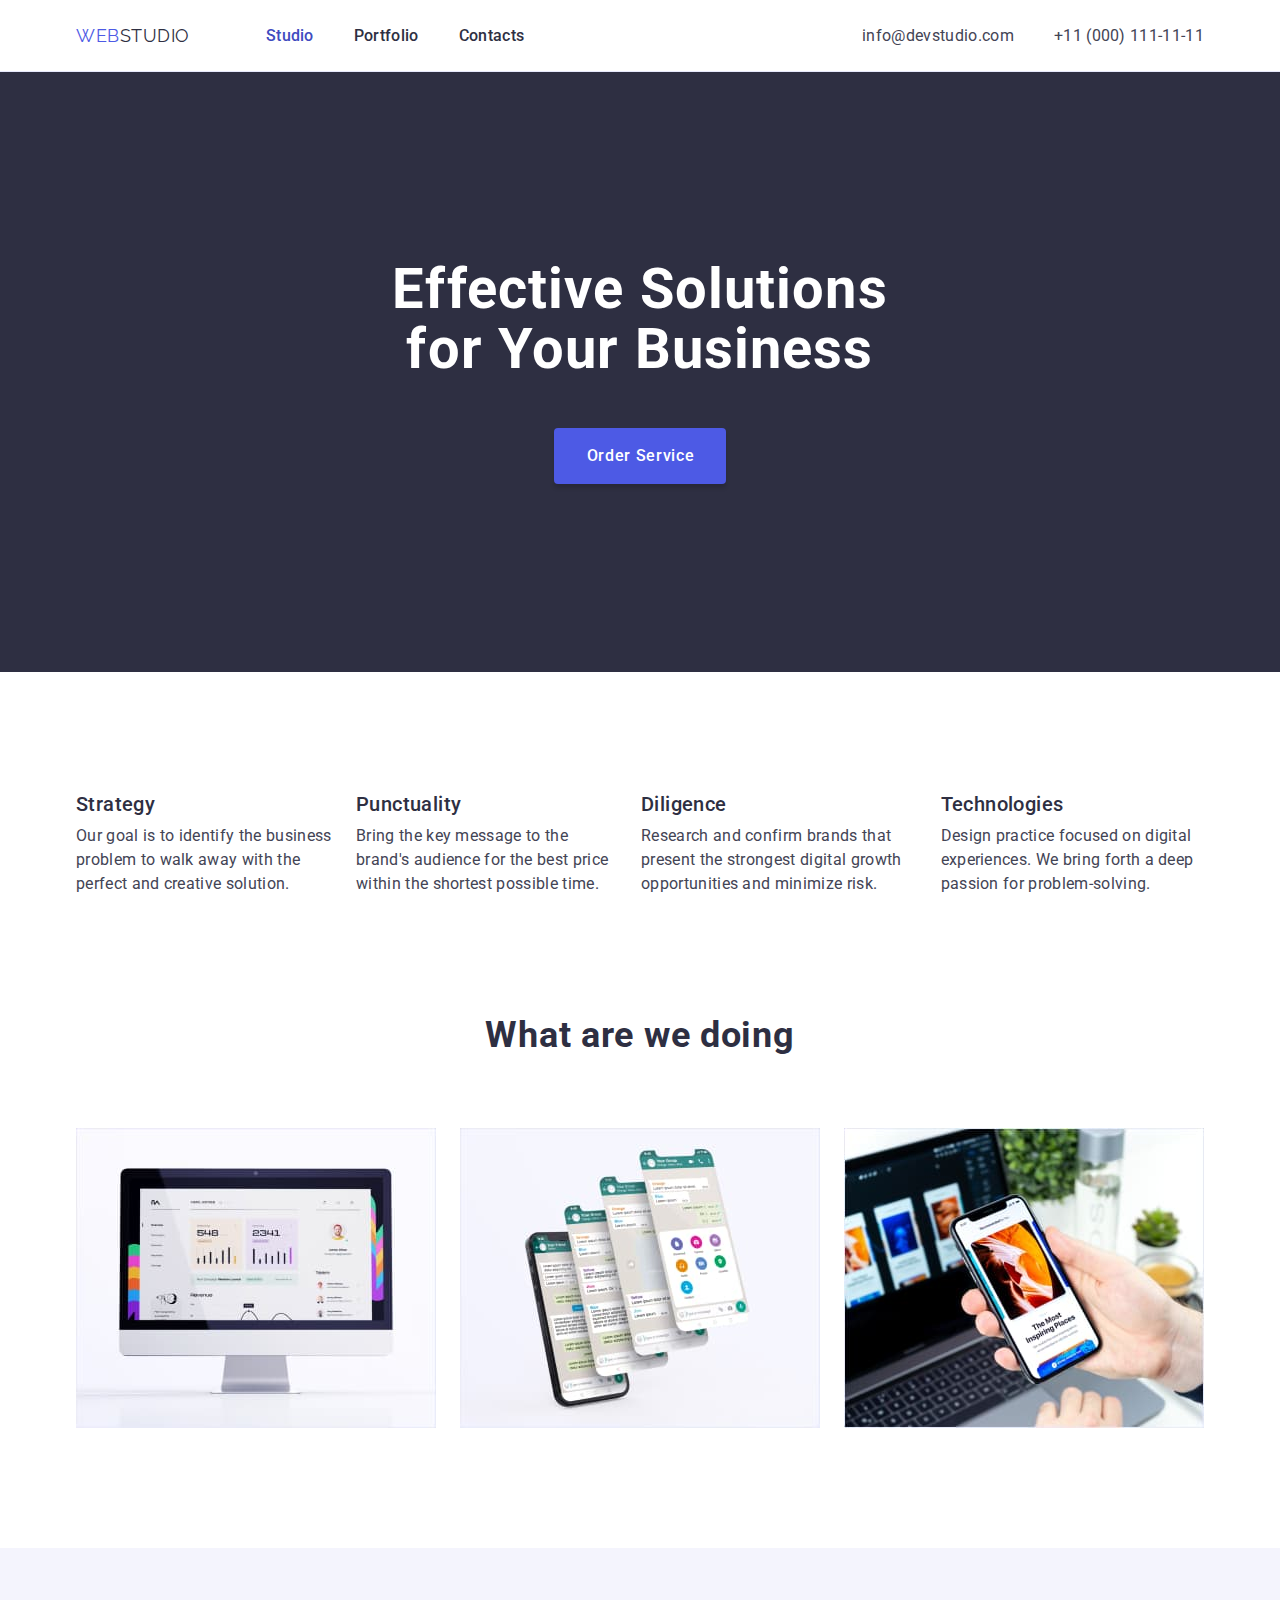
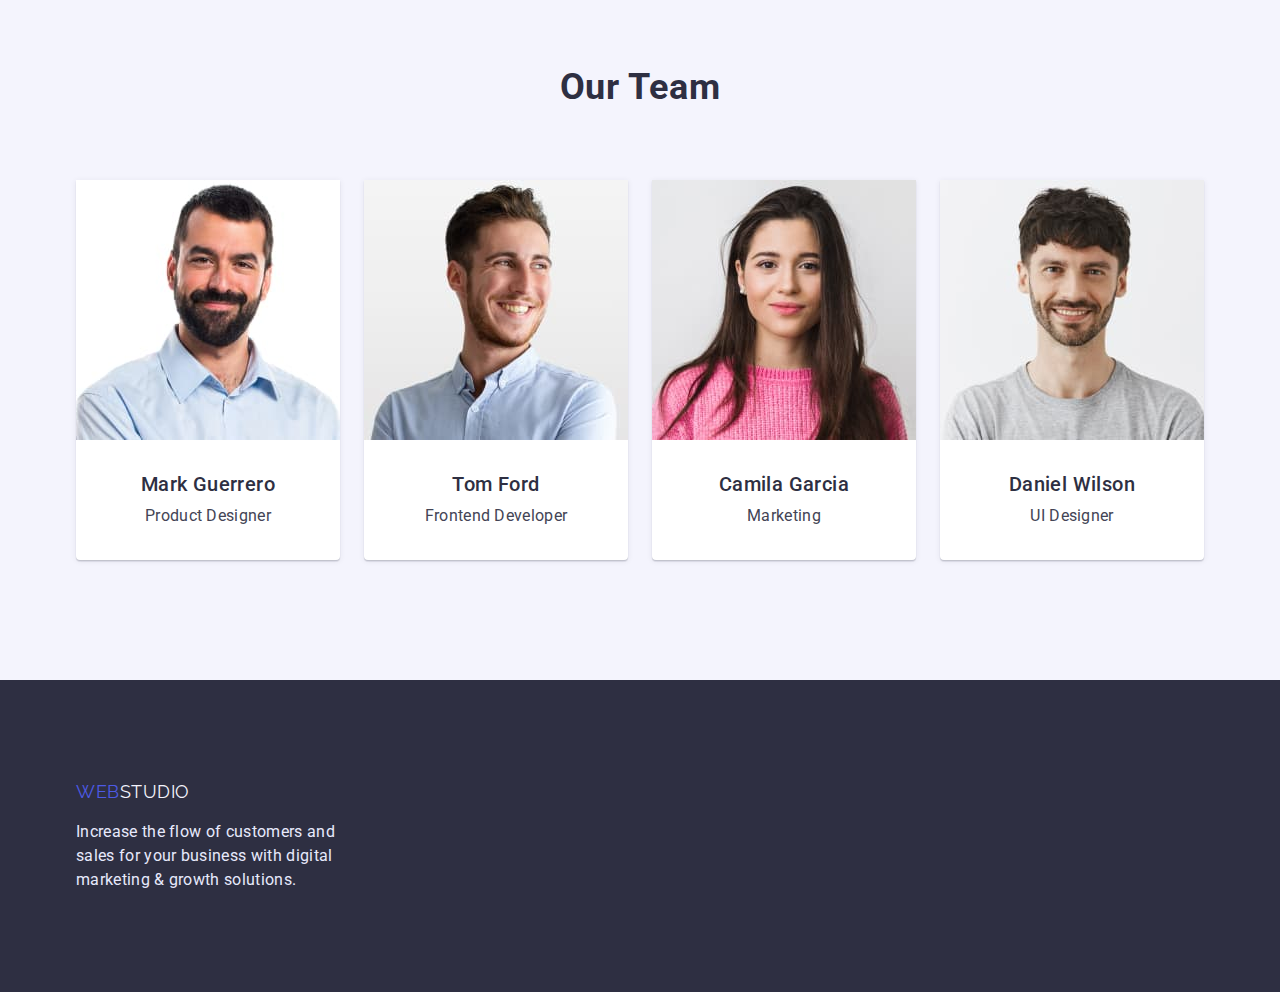
<file: index.html>
<!DOCTYPE html>
<html lang="en">
  <head>
    <meta charset="UTF-8" />
    <meta http-equiv="X-UA-Compatible" content="IE=edge" />
    <meta name="viewport" content="width=device-width, initial-scale=1.0" />
    <title>Document</title>
    <link rel="stylesheet" href="https://cdn.jsdelivr.net/npm/modern-normalize@1.1.0/modern-normalize.min.css">
    <link rel="preconnect" href="https://fonts.googleapis.com" />
    <link rel="preconnect" href="https://fonts.gstatic.com" crossorigin />
    <link rel="preconnect" href="https://fonts.googleapis.com" />
    <link rel="preconnect" href="https://fonts.gstatic.com" crossorigin />
    <link
      href="https://fonts.googleapis.com/css2?family=Raleway:wght@800&family=Roboto:wght@400;500;700;900&display=swap"
      rel="stylesheet"
    />
    <link rel="stylesheet" href="./css/styles.css" />
  </head>
  <body>
    <!-- header navigation and contakts -->
    <header class="header">
      
    <div class="container header-container">
      
        <nav class="header-nav">
          <div class="header-logo">
          <a href="index.html" class="logo">
            <span class="logo1">WEB</span>STUDIO
          </a></div>
          
            <ul class="site-nav list">
              <li class="site-nav-linc"><a href="index.html" class="site-link link current">Studio</a></li>
              <li class="site-nav-linc"><a href="./portfolio.html" class="site-link link">Portfolio</a></li>
              <li class="site-nav-linc"><a href="" class="site-link link">Contacts</a></li>
            </ul>
        </nav>     
        <ul class="con-nav list">
          <li>
            <a href="mailto:info@devstudio.com" class="contacts con-mailo">info@devstudio.com</a>
          </li>
          <li>
            <a href="tel:+110001111111" class="contacts con-tel">+11 (000) 111-11-11</a>
    </div>  
    </header>
    <main>
      <!-- Hero -->
      <section class="hero">
        <div class="container">
            <h1 class="hero-title">Effective Solutions for Your Business</h1>
          <button type="button" class="servise-button">Order Service</button>
        </div>
      </section>

          <!-- About us -->
          <section class="about-us-container">
            
            <div class="container ">
            <h2 class="visually-hidden">About us</h2>
            <ul class="list about-us-ul">
              <li class="about-us-list">
                <h3 class="section-priveleges">Strategy</h3>
                <p class="section-text">
                  Our goal is to identify the business problem to walk away with the
                  perfect and creative solution.
                </p>
              </li>
              <li class="about-us-list">
                <h3 class="section-priveleges">Punctuality</h3>
                <p class="section-text">
                  Bring the key message to the brand's audience for the best price
                  within the shortest possible time.
                </p>
              </li>
              <li class="about-us-list">
                <h3 class="section-priveleges">Diligence</h3>
                <p class="section-text">
                  Research and confirm brands that present the strongest digital
                  growth opportunities and minimize risk.
                </p>
              </li>
              <li class="about-us-list">
                <h3 class="section-priveleges">Technologies</h3>
                <p class="section-text">
                  Design practice focused on digital experiences. We bring forth a
                  deep passion for problem-solving.
                </p>
              </li>
            </ul>
            </div>
        </section>
      <!-- What are we doing -->
      <section class="responsibilities">
        <div class="container">
          <h2 class="responsibilities-title">What are we doing</h2>
          <ul class="list responsibilities-list">
            <li>
              <img src="./images/section1/img1.jpg" alt="Rectangle 71"/>
            </li>
            <li>
              <img src="./images/section1/img2.jpg" alt="Rectangle 71"/>
            </li>
            <li>
              <img src="./images/section1/img3.jpg" alt="Rectangle 71"/>
            </li>
          </ul>
        </div>
      </section>
      <!-- Team -->
      <section class="team">
       <div class="container team-container"> 
        <h2 class="second-title">Our Team</h2>
        
        <ul class="list container-team  ">
          <li class="team-list">
            <img src="./images/team/teamcard1.jpg" alt="Team Card 1"/>
            <div class="team-paragraph">
              <h3 class="team-title">Mark Guerrero</h3>
              <p class="paragraph-title">Product Designer</p>
            </div>
          </li>
          <li class="team-list">
            <img src="./images/team/TeamCard2.jpg" alt="Team Card 1"/>
            <div class="team-paragraph">
              <h3 class="team-title">Tom Ford</h3>
              <p class="paragraph-title">Frontend Developer</p>
            </div>
          </li>
          <li class="team-list">
            <img src="./images/team/TeamCard3.jpg" alt="Team Card 1"/>
            <div class="team-paragraph">
              <h3 class="team-title">Camila Garcia</h3>
              <p class="paragraph-title">Marketing</p>
            </div>
          </li>
          <li class="team-list">
            <img src="./images/team/TeamCard4.jpg" alt="Team Card 1"/>
            <div class="team-paragraph">
              <h3 class="team-title">Daniel Wilson</h3>
              <p class="paragraph-title">UI Designer</p>
            </div>
          </li>
        </ul>
       </div>
      </section>
    </main>
    <!-- footer -->
    <footer>
      <div class="container">
        
          <a href="index.html" class="logo footer-link">
              <span class="logo1">WEB</span><span class="logo-f">STUDIO</span>
          </a>
          <p class="footer-title">
            Increase the flow of customers and sales for your business with digital
            marketing & growth solutions.
          </p>
        
      </div>
    </footer>
  </body>
</html>
</file>
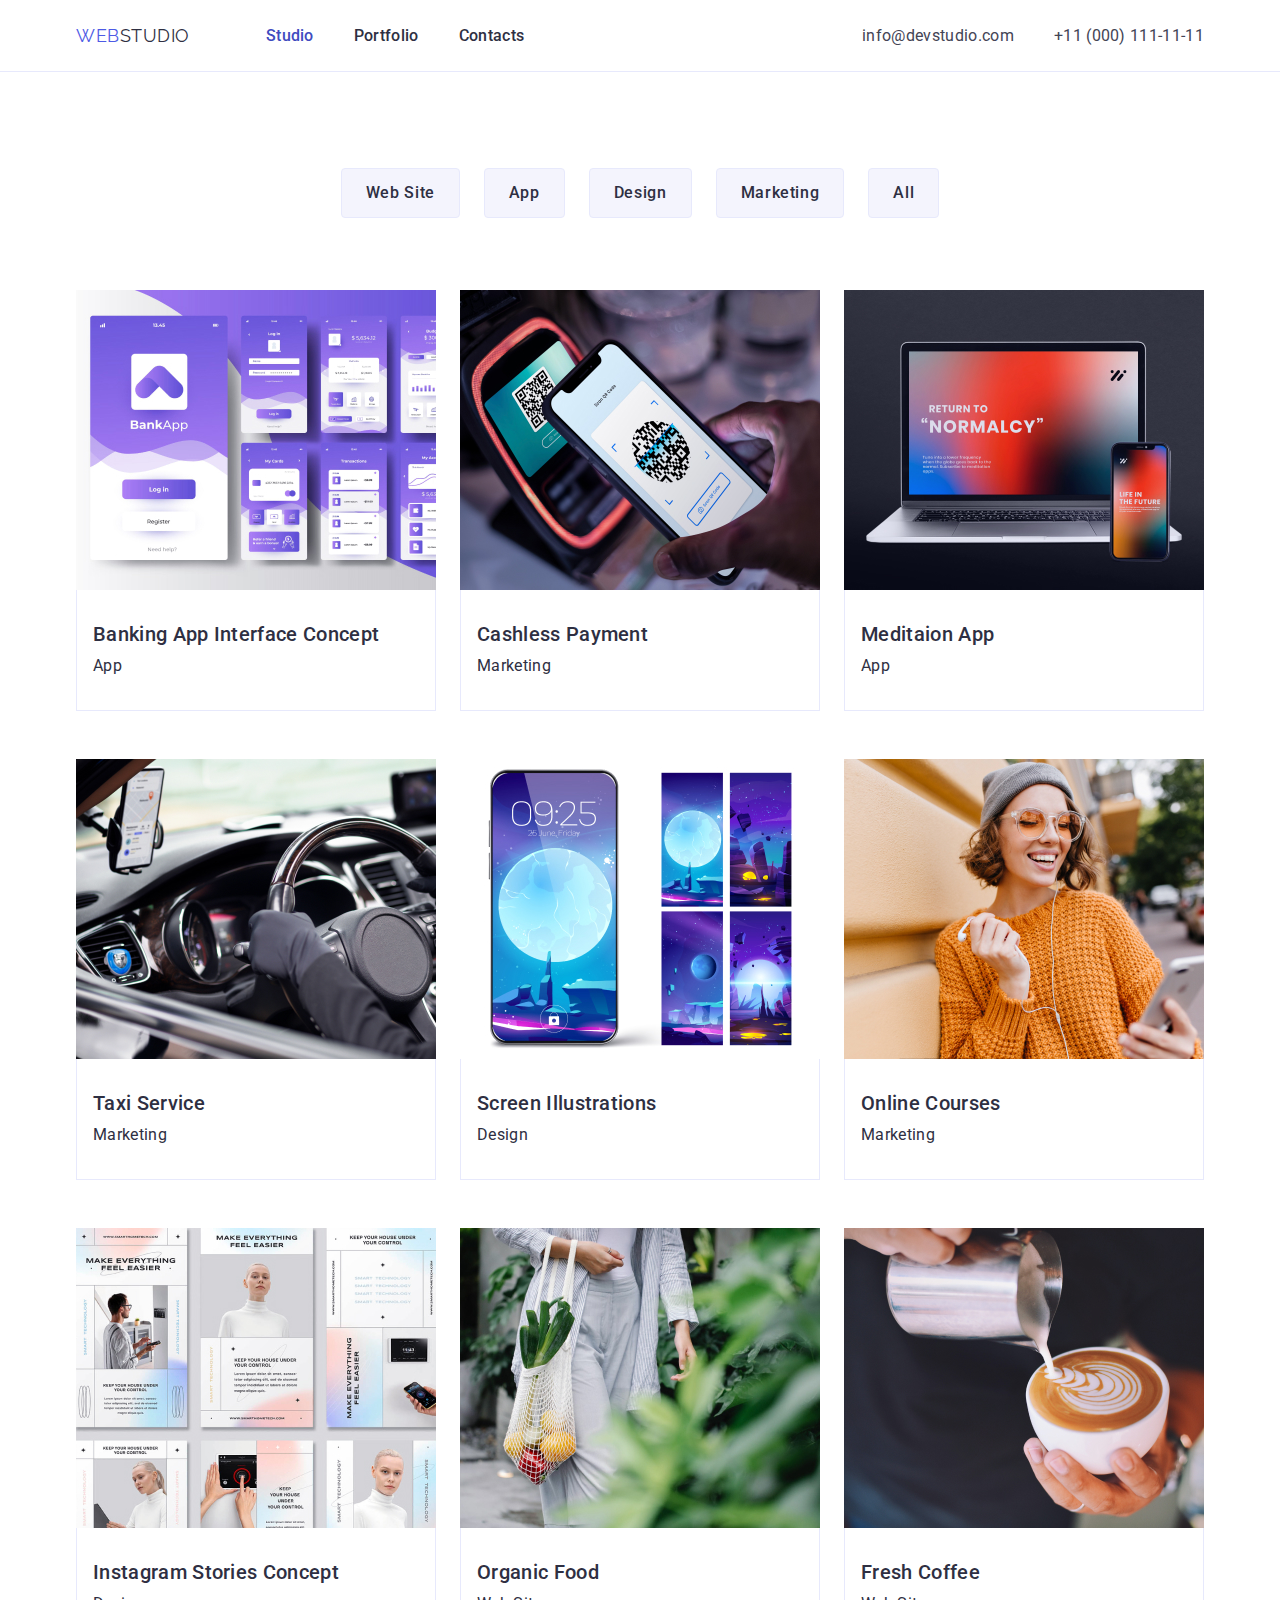
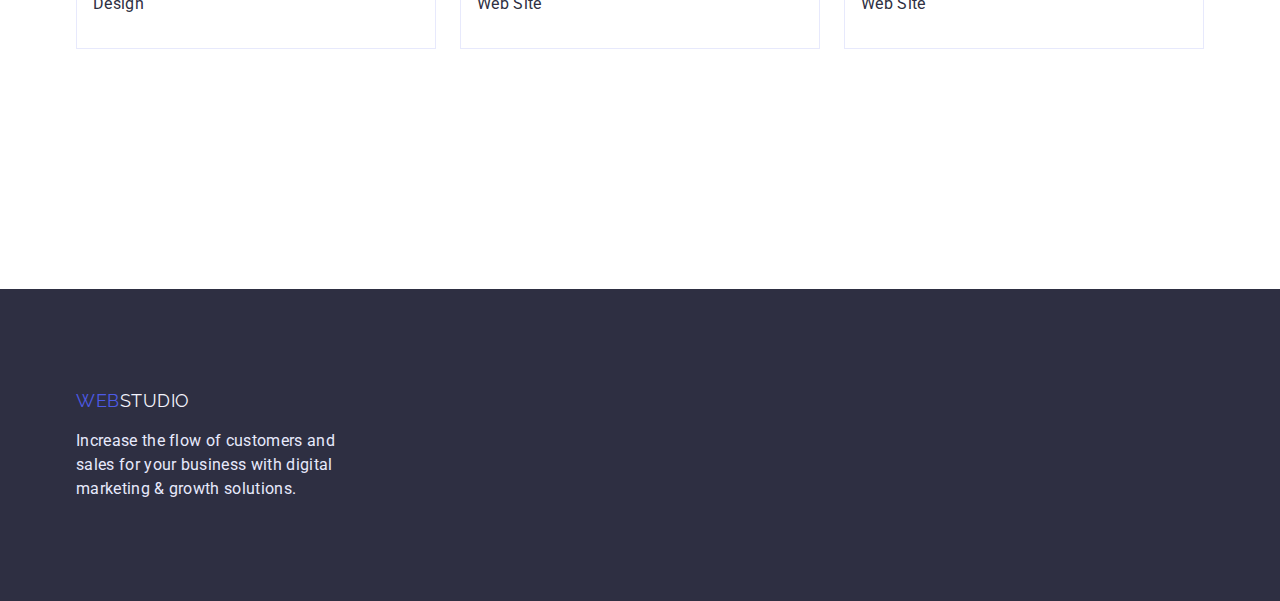
<file: portfolio.html>
<!DOCTYPE html>
<html lang="en">

<head>
  <meta charset="UTF-8" />
  <meta http-equiv="X-UA-Compatible" content="IE=edge" />
  <meta name="viewport" content="width=device-width, initial-scale=1.0" />
  <title>Document</title>
  <link rel="stylesheet" href="https://cdn.jsdelivr.net/npm/modern-normalize@1.1.0/modern-normalize.min.css">
  <link rel="preconnect" href="https://fonts.googleapis.com" />
  <link rel="preconnect" href="https://fonts.gstatic.com" crossorigin />
  <link rel="preconnect" href="https://fonts.googleapis.com" />
  <link rel="preconnect" href="https://fonts.gstatic.com" crossorigin />
  <link href="https://fonts.googleapis.com/css2?family=Raleway:wght@800&family=Roboto:wght@400;500;700;900&display=swap"
    rel="stylesheet" />
  <link rel="stylesheet" href="./css/styles.css" />
</head>

<body>
  <!-- header navigation and contakts -->
  <header class="header">
  
    <div class="container header-container">
  
      <nav class="header-nav">
        <div class="header-logo">
          <a href="index.html" class="logo">
            <span class="logo1">WEB</span>STUDIO
          </a>
        </div>
  
        <ul class="site-nav list">
          <li class="site-nav-linc"><a href="index.html" class="site-link link current">Studio</a></li>
          <li class="site-nav-linc"><a href="./portfolio.html" class="site-link link">Portfolio</a></li>
          <li class="site-nav-linc"><a href="" class="site-link link">Contacts</a></li>
        </ul>
      </nav>
      <ul class="con-nav list">
        <li>
          <a href="mailto:info@devstudio.com" class="contacts con-mailo">info@devstudio.com</a>
        </li>
        <li>
          <a href="tel:+110001111111" class="contacts con-tel">+11 (000) 111-11-11</a>
    </div>
  </header>
    <main>
      <!-- Navigations -->

      <section class="navi">
        <div class="container">
          <h1 class="visually-hidden">Portfolio</h1>
          <ul class="list class-button">
            <li><button type="button" class="button-list">Web Site</button></li>
            <li><button type="button" class="button-list">App</button></li>
            <li><button type="button" class="button-list">Design</button></li>
            <li><button type="button" class="button-list">Marketing</button></li>
            <li><button type="button" class="button-list">All</button></li>
          </ul>
          <!-- Portfolio -->
          <ul class="list portfolio-list">
            <li class="portfolio-item">
              <img
                src="./images/portfolio/bankingapp.jpg"
                alt="Banking App Interface Concept"
              />
              <div class="portfolio-title">
                <h2 class="portfolio-title-list">Banking App Interface Concept</h2>
                <p class="servises">App</p>
              </div>
            </li>
            <li class="portfolio-item">
              <img
                src="./images/portfolio/cashlesspayment.jpg"
                alt="Cashless Payment"
              />
              <div class="portfolio-title">
                <h2 class="portfolio-title-list">Cashless Payment</h2>
                <p class="servises">Marketing</p>
              </div>
            </li>
            <li class="portfolio-item">
              <img
                src="./images/portfolio/meditaionapp.jpg"
                alt="Meditaion App"
              />
              <div class="portfolio-title">
                <h2 class="portfolio-title-list">Meditaion App</h2>
                <p class="servises">App</p>
              </div>
            </li>
            <li class="portfolio-item">
              <img
                src="./images/portfolio/taxiservice.jpg"
                alt="Taxi Service"
              />
              <div class="portfolio-title">
                <h2 class="portfolio-title-list">Taxi Service</h2>
                <p class="servises">Marketing</p>
              </div>
            </li>
            <li class="portfolio-item">
              <img
                src="./images/portfolio/screenillustrations.jpg"
                alt="Screen Illustrations"
              />
              <div class="portfolio-title">
                <h2 class="portfolio-title-list">Screen Illustrations</h2>
                <p class="servises">Design</p>
              </div>
            </li>
            <li class="portfolio-item">
              <img
                src="./images/portfolio/onlinecourses.jpg"
                alt="Online Courses"
              />
              <div class="portfolio-title">
                <h2 class="portfolio-title-list">Online Courses</h2>
                <p class="servises">Marketing</p>
              </div>
            </li>
            <li class="portfolio-item">
              <img
                src="./images/portfolio/instagramstoriesconcept.jpg"
                alt="Instagram Stories Concept"
              />
              <div class="portfolio-title">
                <h2 class="portfolio-title-list">Instagram Stories Concept</h2>
                <p class="servises">Design</p>
              </div>
            </li>
            <li class="portfolio-item">
              <img
                src="./images/portfolio/organicfood.jpg"
                alt="Organic Food"
              />
              <div class="portfolio-title">
                <h2 class="portfolio-title-list">Organic Food</h2>
                <p class="servises">Web Site</p>
              </div>
            </li>
            <li class="portfolio-item">
              <img
                src="./images/portfolio/freshcoffee.jpg"
                alt="Fresh Coffee"
              />
              <div class="portfolio-title">
                <h2 class="portfolio-title-list">Fresh Coffee</h2>
                <p class="servises">Web Site</p>
              </div>
            </li>
          </ul>
        </div>
      </section>
    </main>
    <!-- footer -->
    <footer class="footer">
      <div class="container">
        <div class=" footer-link">
          <a href="index.html" class="logo">
            <span class="logo1">WEB</span><span class="logo-f">STUDIO</span>
          </a>
        </div>
        <p class="footer-title">
          Increase the flow of customers and sales for your business with digital
          marketing & growth solutions.
        </p>
      </div>
    </footer>
  </body>
</html>
</file>
<file: css/styles.css>
:root {
    --title-text-color: #2E2F42;
    --paragraph-text-color: #434455;
    --color-tex-blue: #4D5AE5;
    --hover-color: #404BBF;
    --light-color:#fff;
    --light-bgc-color: #F4F4FD;
}


/* Reset browser styles */

h1,
h2,
h3,
h4,
p {
    margin-top: 0;
    margin-bottom: 0;
}
 
ul,
ol {
    margin-top: 0;
    margin-bottom: 0;
    padding-left: 0;
}

img {
    display: block;
}

.list {
    list-style: none;
}

.link {
    text-decoration: none;
}

button {
    cursor: pointer;
}

.container {
    width: 1158px;
    margin-left: auto;
    margin-right: auto;
    padding-left: 15px;
    padding-right: 15px;
}

/* --- Body ----- */

body {
    color: var(--title-text-color);
    background-color: var(--light-color);
    font-family: Roboto, sans-serif;
    letter-spacing: 0.02em;
}


.visually-hidden {
position: absolute;
width: 1px;
height: 1px;
margin: -1px;
border: 0;
padding: 0;
white-space: nowrap;
clip-path: inset(100%);
clip: rect(0 0 0 0);
overflow: hidden;
}



/*------------ logo ------------*/

.logo {
    color: var(--title-text-color);
    font-family: Raleway, cursive;
    font-size: 18px;
    line-height: 1.33;
    letter-spacing: 0.03em;
    text-decoration: none;
    
}
.logo:hover, 
.logo:focus {
    color: var(--color-tex-blue);
}
.logo1 {
    color: var(--color-tex-blue);
}
.logo-f {
    color: var(--light-bgc-color);
}
.logo-f:hover,
.logo-f:focus {
    color:var(--color-tex-blue);
}

/* ------------site nav -------------*/

.site-link {
    color: var(--title-text-color);
    font-weight: 500;
    font-size: 16px;
    line-height: 1.5;
    
    }



.site-link:hover, 
.site-link:focus {
    color:var(--color-tex-blue);

}
.current {
    color: var(--hover-color);
}

/*------------- header nav ------------*/

header {
    border-bottom: 1px solid#E7E9FC
}

.header-container {

    display: flex;
    align-items: center;
    justify-content: flex-start;
     
     
}

/* -------header nav--------- */

.header-logo {
display: flex;
margin-right: 76px;
}


.header-nav {
    display: flex;
    align-items: center;
    
}
 
.site-nav {
    display: flex;
    align-items: center;
    gap: 40px;
    padding-top: 24px;
        padding-bottom: 23px;

 }

.con-nav {
    display: flex;
   margin-left: auto;
   gap: 40px; 
}



.con-nav .contacts {
 
    color: var(--paragraph-text-color);
    font-size: 16px;
    line-height: 1.5;
    text-decoration: none;
    
}



.contacts:hover,
.contacts:focus {
    color: var(--color-tex-blue);

}

/* --------------section hero------------ */

.hero {
    background-color: var(--title-text-color);
    text-align: center;
    padding-top: 188px;
    padding-bottom: 188px;

}


.hero-title {
 
    color: var(--light-color);
    font-weight: 700;
    font-size: 56px;
    line-height: 1.07;
    letter-spacing: 0.02em;
    margin-left: auto;
        margin-right: auto;
        align-items: center;
        width: 496px;
        margin-bottom: 48px;
    
}

.servise-button {
    font-family: Roboto, sans-serif;
    color: var(--light-color);
    background-color: var(--color-tex-blue);
    font-weight: 500;
    font-size: 16px;
    line-height: 1.5;
    letter-spacing: 0.04em;
    box-shadow: 0px 4px 4px rgba(0, 0, 0, 0.15);
        border-radius: 4px;
        padding-top: 16px;
        padding-right: 32px;
        padding-bottom: 16px;
        padding-left: 33px;
        border: none;

}

.servise-button:hover,
.servise-button:focus {
    color: var(--light-color);
    background-color: var(--hover-color);
    
}

   /* ---------hero nav--------- */

   .hero-container {
    align-items: center;

   }



/*-------------- section about us----------- */

#hidden {
    visibility: hidden;
}

.section-priveleges {
    font-weight: 500;
    font-size: 20px;
    line-height: 1.2;
    letter-spacing: 0.02em;
    margin-bottom: 8px;
    
}

.section-text {
    color: var(--paragraph-text-color);
    line-height: 1.5;
    font-size: 16px;
    letter-spacing: 0.02em;
    
}

/* -----about us nav------- */

.about-us-container {
    padding: 120px 0;
}


.about-us-ul {
    display: flex;
    gap: 24px;
}




/*------------ What are we doing--------------- */

.responsibilities {
padding-bottom: 120px;
}

.responsibilities-title {
    color: var(--title-text-color);
    font-weight: 700;
    font-size: 36px;
    line-height: 1.11;
    text-align: center;
    letter-spacing: 0.02em;
    margin-bottom: 72px;
}

/*------------ What are we doing nav--------------- */

.responsibilities-list {
    display: flex;
        gap: 24px;
        
}

/*------------ Team ---------------------*/

.team {
    background-color: var(--light-bgc-color);
    padding-top: 120px;
        padding-bottom: 120px;
}
.second-title {
    color: var(--totle-text-color);
    font-weight: 700;
    font-size: 36px;
    line-height: 1.11;
    text-align: center;
    letter-spacing: 0.02em;
    margin-bottom: 72px;
}

.team-paragraph {
    padding: 32px;
}

.team-title {
    font-weight: 500;
    font-size: 20px;
    line-height: 1.2;
    letter-spacing: 0.02em;
    margin-bottom: 8px;
}

.paragraph-title {
color: var(--paragraph-text-color);
line-height: 1.5;
font-size: 16px;
}

.team-list {
    background: #FFFFFF;
        box-shadow: 0px 1px 6px rgba(46, 47, 66, 0.08), 0px 1px 1px rgba(46, 47, 66, 0.16), 0px 2px 1px rgba(46, 47, 66, 0.08);
        border-radius: 0px 0px 4px 4px;
        text-align: center;
}


.container-team {
display: flex;
   gap: 24px;
}

/* -------------Footer------------- */

footer {
    background-color: var(--title-text-color);
    padding: 100px 0px;
}


.footer-link {
    display: flex;
    margin-bottom: 16px;
    
}

.footer-title {
    color: #E7E9FC;
    line-height: 1.5;
    font-size: 16px;
    width: 264px;
    letter-spacing: 0.02em;
}


/*---------- portfolio html----------- */

.navi {
    padding-top: 96px;
    padding-bottom: 120px;
}

.class-button {
    display: flex;
    justify-content: center;
     gap: 24px;
        margin-bottom: 72px;
}

.button-list {
    font-family: Roboto, sans-serif;
    color:var(--logo-tex-blue);
    font-weight: 500;
    font-size: 16px;
    line-height: 1.5;
    letter-spacing: 0.04em;
    background-color: var(--light-bgc-color);
    
        border: 1px solid #E7E9FC;
        border-radius: 4px;
        padding: 12px 24px;
        
}

.portfolio-list {
    display: flex;
    flex-wrap: wrap;
gap: 48px 24px;
margin-bottom: 120px;
    
}

.portfolio-title {
border: 1px solid #E7E9FC;
border-top: none;
padding: 32px 16px;

}

.button-list:hover,
.button-list:focus {
    color: var(--light-color);
    background-color: var(--hover-color);
    box-shadow: 0px 3px 1px rgba(0, 0, 0, 0.1), 0px 2px 1px rgba(0, 0, 0, 0.08), 0px 2px 2px rgba(0, 0, 0, 0.12);
}

.portfolio-title-list {
    font-weight: 500;
    font-size: 20px;
    line-height: 1.2;
    margin-bottom: 8px;

}

.servises {
    font-size: 16px;
    line-height: 1.5;

}
</file>
